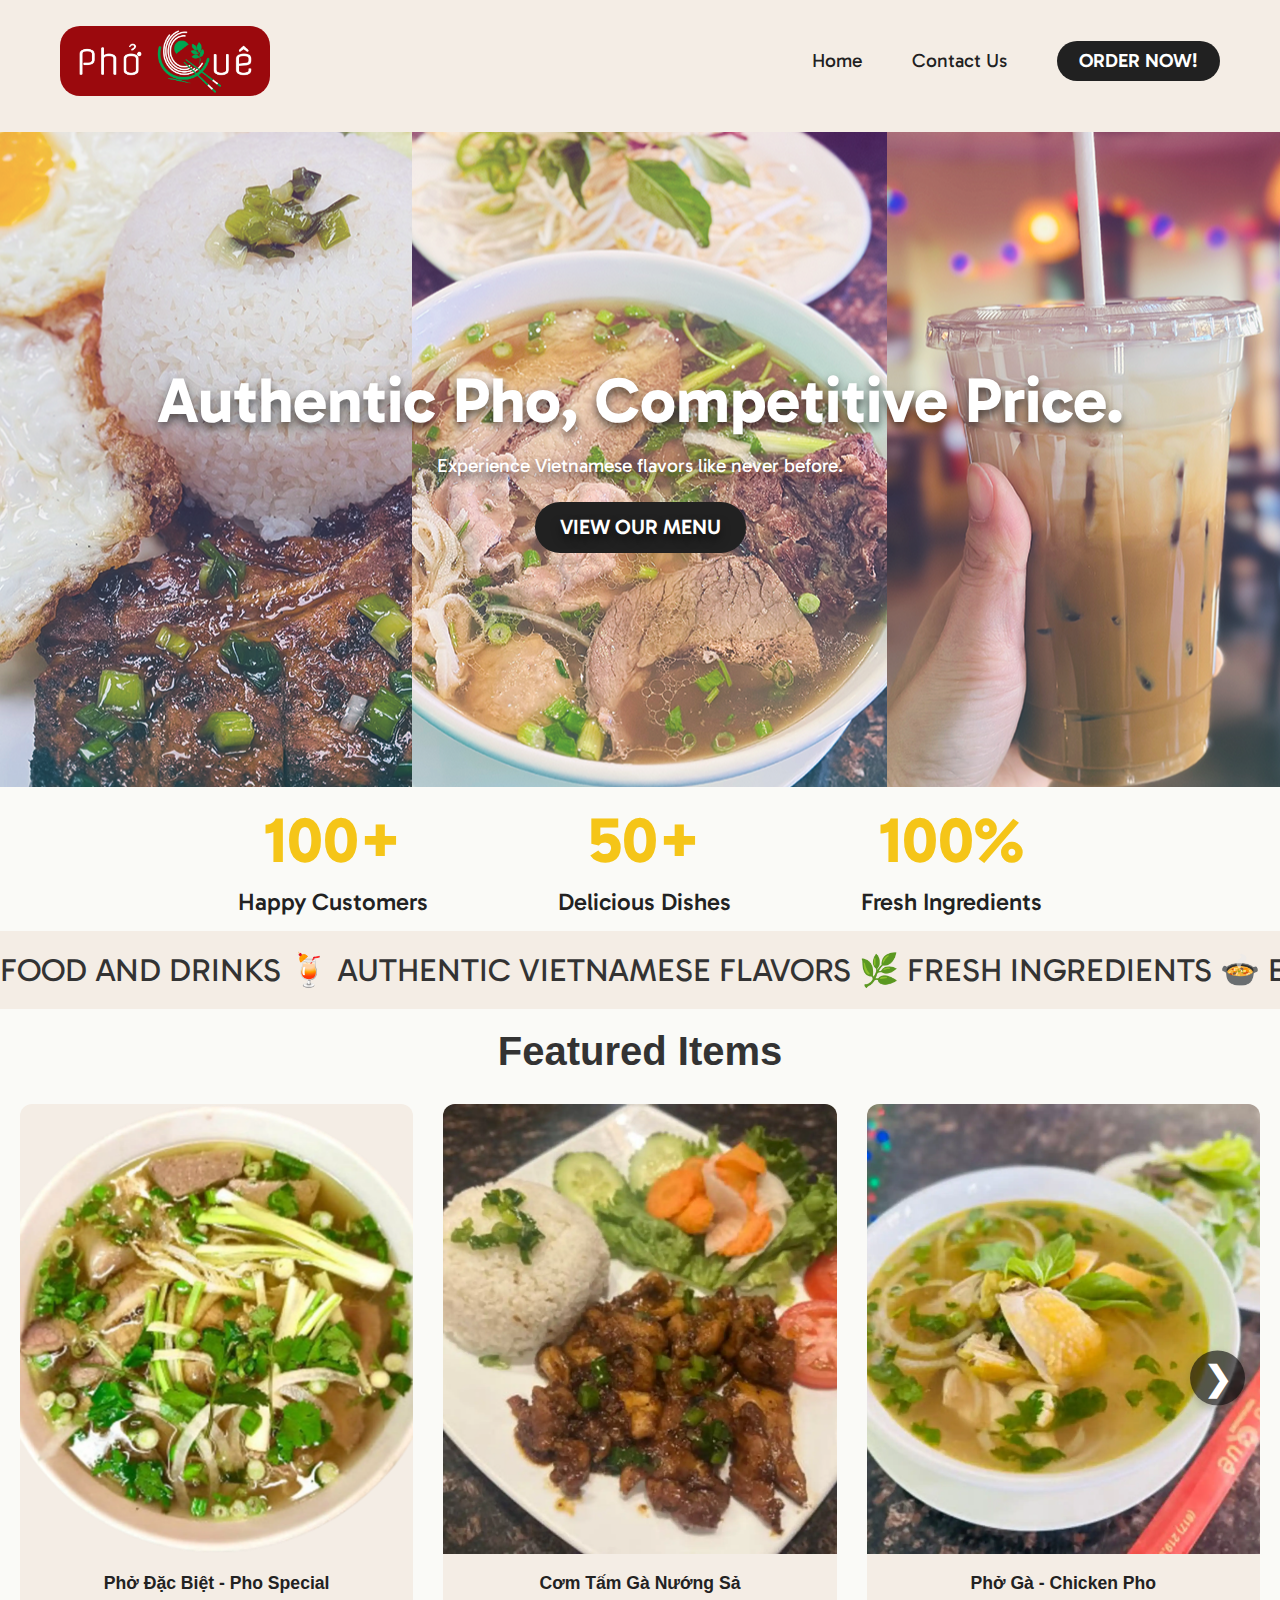
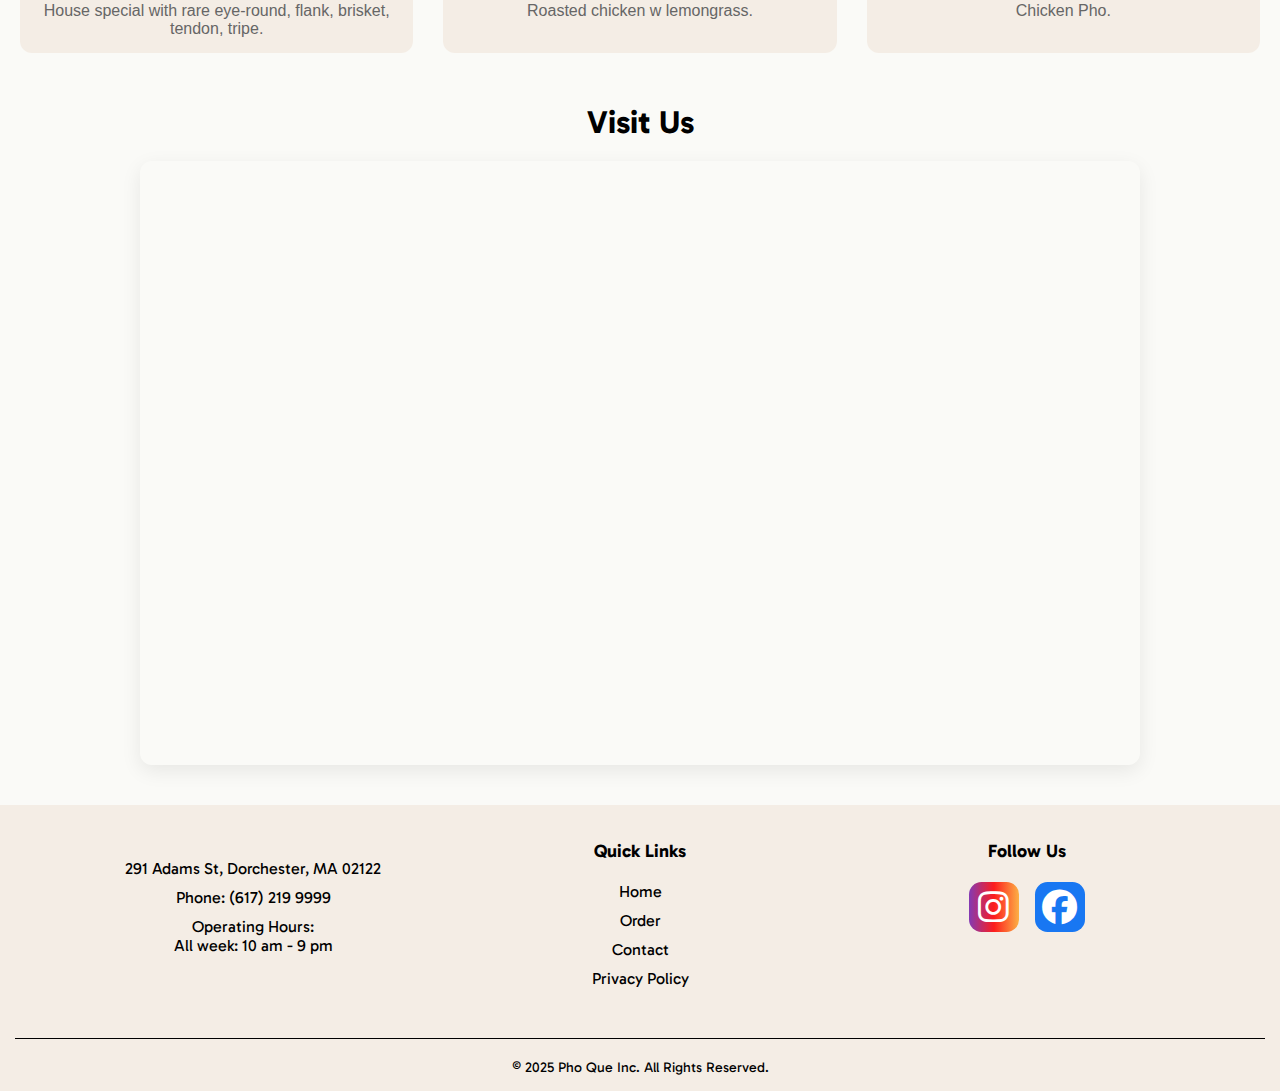
<file: index.html>
<!DOCTYPE html>
<html lang="en">
<head>
    <meta charset="UTF-8">
    <meta name="viewport" content="width=device-width, initial-scale=1.0">
    <title>Pho Que Restaurant</title>
    <link rel="stylesheet" href="style.css">
    <link rel="icon" href="favicon.avif" type="image/x-icon">
</head>

<body>
    <header>
        <div class="container">
          <nav class="navbar">
            <a href="index.html" class="logo">
              <img src="menu-header.png" alt="Pho Que Logo">
            </a>
            <button class="hamburger" id="hamburger">&#9776;</button>
            <ul class="nav-links" id="nav-links">
              <li><a href="index.html" class="nav-link"><span>Home</span></a></li>
              <li><a href="contact.html" class="nav-link"><span>Contact Us</span></a></li>
              <li><a href="order.html" class="order-button">Order NOW!</a></li>
            </ul>
          </nav>
        </div>
      </header>

      <div class="hero">
        <h1>Authentic Pho, Competitive Price.</h1>
        <p>Experience Vietnamese flavors like never before.</p>
        <a href="order.html" class="button">View Our Menu</a>
      </div>
      
    
    <section class="stats-section">
        <div class="stats-container">
          <div class="stat">
            <h2>100+</h2>
            <p>Happy Customers</p>
          </div>
          <div class="stat">
            <h2>50+</h2>
            <p>Delicious Dishes</p>
          </div>
          <div class="stat">
            <h2>100%</h2>
            <p>Fresh Ingredients</p>
          </div>
        </div>
      </section>
      

    <section class="scroll-section">
        <div class="ticker-container">
          <div class="ticker-track" id="ticker-track">
            <span class="ticker-text">Food and Drinks 🍹 Authentic Vietnamese Flavors 🌿 Fresh Ingredients 🍲 Explore Our Diversive Menu 🎉 Hosting Events and Parties 🍜</span>
            <span class="ticker-text">Food and Drinks 🍹 Authentic Vietnamese Flavors 🌿 Fresh Ingredients 🍲 Explore Our Diversive Menu 🎉 Hosting Events and Parties 🍜</span>
            <span class="ticker-text">Food and Drinks 🍹 Authentic Vietnamese Flavors 🌿 Fresh Ingredients 🍲 Explore Our Diversive Menu 🎉 Hosting Events and Parties 🍜</span>
          </div>
        </div>
      </section>
      

      <section class="fan-favourites">
        <h2>Featured Items</h2>
      
        <div class="carousel-wrapper">
          <button class="carousel-btn left" onclick="scrollCarousel(-1)">&#10094;</button>
      
          <div class="carousel" id="favourites-carousel">
            <div class="favourite-card">
              <img src="pho-dac-biet.webp" alt="Pho Dac Biet">
              <div class="card-info">
                <h3>Phở Đặc Biệt - Pho Special</h3>
                <p>House special with rare eye-round, flank, brisket, tendon, tripe.</p>
              </div>
            </div>

            <div class="favourite-card">
              <img src="com-tam-ga-nuong-sa.webp" alt="Com Tam Ga Nuong Sa">
              <div class="card-info">
                <h3>Cơm Tấm Gà Nướng Sả</h3>
                <p>Roasted chicken w lemongrass.</p>
              </div>
            </div>
      
            <div class="favourite-card">
              <img src="pho-ga.webp" alt="Pho Ga">
              <div class="card-info">
                <h3>Phở Gà - Chicken Pho</h3>
                <p>Chicken Pho.</p>
              </div>
            </div>
      
            <div class="favourite-card">
              <img src="springroll.webp" alt="Goi Cuon">
              <div class="card-info">
                <h3>Gỏi Cuốn - Spring Roll</h3>
                <p>Spring roll with pork, shrimp, lettuce, basil, and vermicelli.</p>
              </div>
            </div>
      
            <div class="favourite-card">
              <img src="mi-hoanh-thanh.webp" alt="Mi Hoanh Thanh">
              <div class="card-info">
                <h3>Mì Hoành Thánh</h3>
                <p>Yellow noodle wonton soup.</p>
              </div>
            </div>

            <div class="favourite-card">
              <img src="tra-sua-truyen-thong.webp" alt="Tra Sua Truyen Thong">
              <div class="card-info">
                <h3>Trà Sữa Truyền Thống</h3>
                <p>Traditional milk tea.</p>
              </div>
            </div>

            <div class="favourite-card">
              <img src="matcha-latte.webp" alt="Matcha Latte">
              <div class="card-info">
                <h3>Matcha Latte</h3>
                <p>Matcha Latte w strawberries or mango flavor.</p>
              </div>
            </div>

            <div class="favourite-card">
              <img src="panna-cotta.webp" alt="Panna Cotta">
              <div class="card-info">
                <h3>Panna Cotta</h3>
                <p>Panna Cotta w mango, kiwi, strawberries, passion fruit flavor.</p>
              </div>
            </div>

          </div>
      
          <button class="carousel-btn right" onclick="scrollCarousel(1)">&#10095;</button>
        </div>
      </section>
      


    <!-- VISIT SECTION -->
    <section class="visit-full-white">
      <div class="visit-inner">
        <h2>Visit Us</h2>
        <div class="map-container">
          <iframe src="https://www.google.com/maps/embed?pb=!1m18!1m12!1m3!1d23598.501697838048!2d-71.08106678654076!3d42.32519325652812!2m3!1f0!2f0!3f0!3m2!1i1024!2i768!4f13.1!3m3!1m2!1s0x89e37b505bbd252d%3A0xd02cf8676e6703f8!2sPho%20Que%20Restaurant!5e0!3m2!1sen!2sus!4v1744472662479!5m2!1sen!2sus" width=100% height="600" style="border:0;" allowfullscreen="" loading="lazy" referrerpolicy="no-referrer-when-downgrade"></iframe>
        </div>
      </div>
    </section>


    <footer>
        <div class="footer-container">
            <div class="footer-column">
                <p><br>291 Adams St, Dorchester, MA 02122</p>
                <p>Phone: (617) 219 9999</p>
                <p>Operating Hours:<br>
                All week: 10 am - 9 pm</p>
            </div>
            
            <div class="footer-column">
                <h3>Quick Links</h3>
                <a href="index.html">Home</a>
                <a href="order.html">Order</a>
                <a href="contact.html">Contact</a>
                <a href="policies.html">Privacy Policy</a>
            </div>
            
            <div class="footer-column">
                <h3>Follow Us</h3>
                <div class="social-icons">
                  <a href="https://www.instagram.com/phoquerestaurant/" target="_blank" class="social-icon" aria-label="Instagram" style="background: #833ab4; background: linear-gradient(to right,#833ab4,#fd1d1d,#fcb045);">
                    <i class="fab fa-instagram"></i>
                  </a>
                  <a href="https://www.facebook.com/profile.php?id=61564968821076" target="_blank" class="social-icon" aria-label="Facebook">
                    <i class="fab fa-facebook"></i>
                  </a>
                </div>
              </div>
              
        </div>
        
        <div class="copyright">
            &copy; 2025 Pho Que Inc. All Rights Reserved.
        </div>
    </footer>

<script>
    const hamburger = document.getElementById('hamburger');
    const navLinks = document.getElementById('nav-links');
  
    hamburger.addEventListener('click', () => {
      navLinks.classList.toggle('show');
    });
</script>
      
<script>
  const tickerTrack = document.getElementById('ticker-track');
  const baseSpeed = 20;
  const speed = Math.max(50);
  tickerTrack.style.animationDuration = `${speed}s`;

  window.addEventListener('resize', updateTickerSpeed);
  window.addEventListener('load', updateTickerSpeed);
</script>

<script>
  document.addEventListener("DOMContentLoaded", () => {
    const carousel = document.getElementById("favourites-carousel");
    const leftBtn = document.querySelector(".carousel-btn.left");
    const rightBtn = document.querySelector(".carousel-btn.right");
    const card = carousel.querySelector(".favourite-card");
    const gap = 30; // Match your CSS gap
    const cardWidth = card.offsetWidth + gap;
    let isAutoScrolling = false;

    // Function to update arrow visibility
    function updateArrowVisibility() {
      const scrollLeft = carousel.scrollLeft;
      const maxScrollLeft = carousel.scrollWidth - carousel.clientWidth;

      // Hide left arrow at the beginning
      leftBtn.style.display = scrollLeft <= 0 ? "none" : "flex";

      // Hide right arrow at the end
      rightBtn.style.display = scrollLeft >= maxScrollLeft - 1 ? "none" : "flex";
    }

    // Initial visibility check
    updateArrowVisibility();

    window.scrollCarousel = function (direction) {
      if (isAutoScrolling) return;
      isAutoScrolling = true;

      carousel.scrollBy({
        left: direction * cardWidth,
        behavior: "smooth"
      });

      setTimeout(() => {
        isAutoScrolling = false;
        updateArrowVisibility(); // Check after scrolling finishes
      }, 500); // Match scroll animation duration
    };

    // Also update on manual scroll (swipe or drag)
    carousel.addEventListener("scroll", () => {
      updateArrowVisibility();
    });

    // Handle window resize (in case card size changes)
    window.addEventListener("resize", () => {
      updateArrowVisibility();
    });
  });
</script>


      
</body>
</html>
</file>
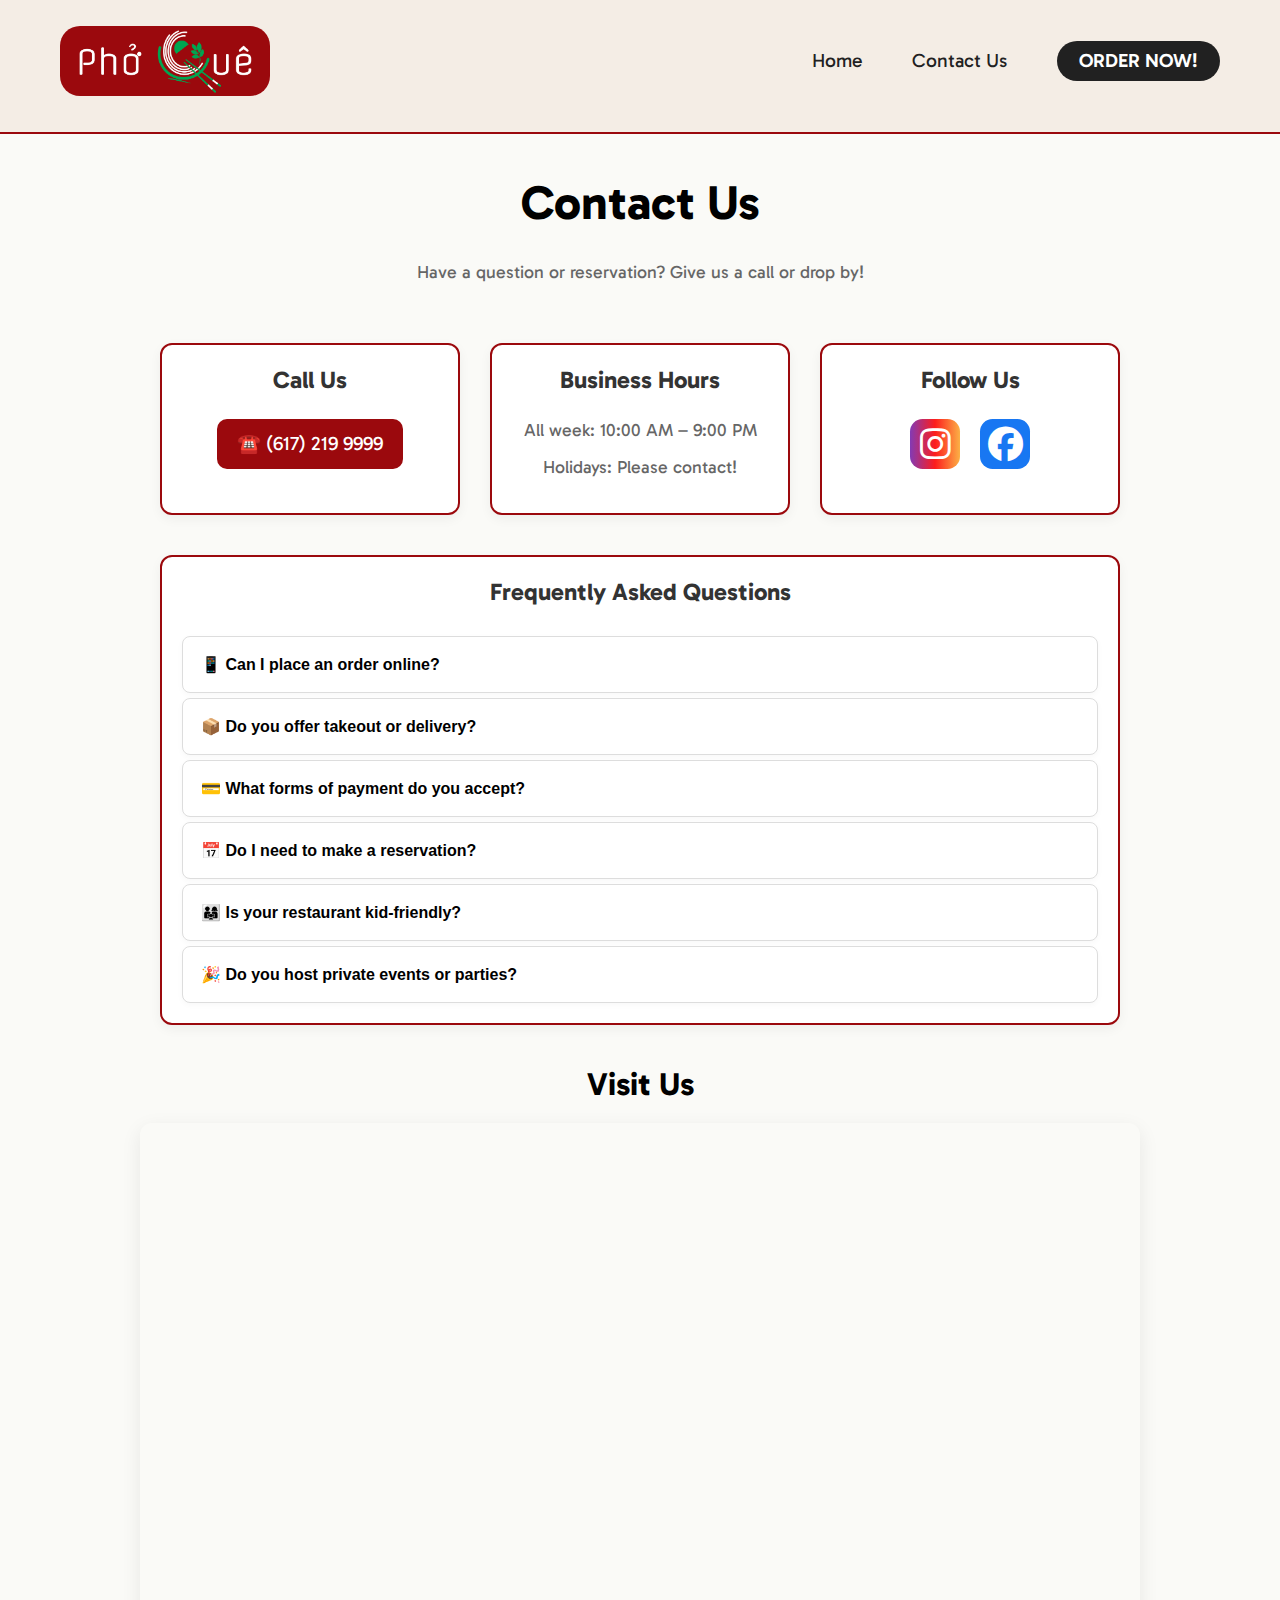
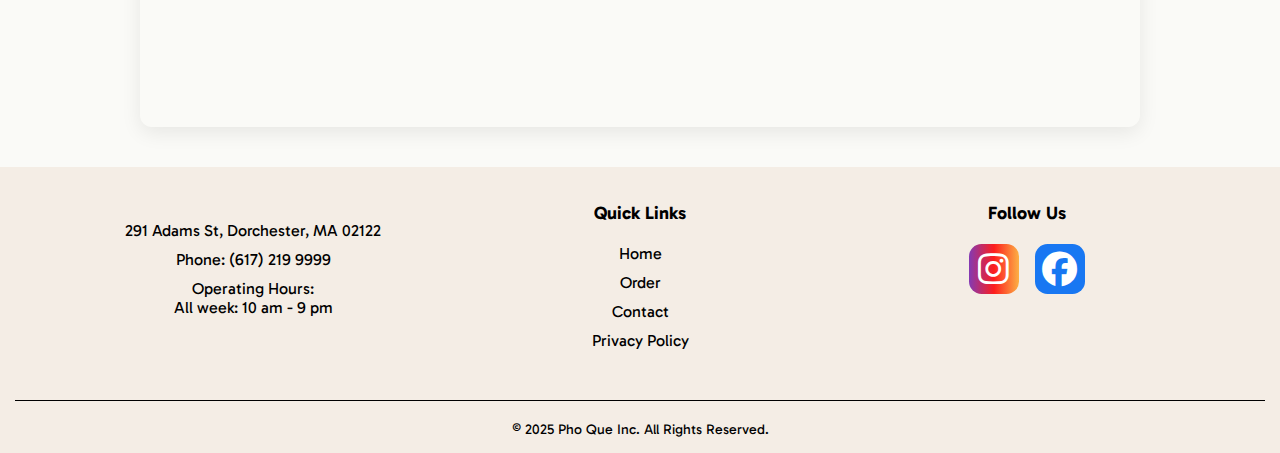
<file: contact.html>
<!DOCTYPE html>
<html lang="en">
<head>
    <meta charset="UTF-8">
    <meta name="viewport" content="width=device-width, initial-scale=1.0">
    <title>Pho Que Restaurant</title>
    <link rel="stylesheet" href="style.css">
    <link rel="icon" href="favicon.avif" type="image/x-icon">
</head>

<body>
    <header>
        <div class="container">
          <nav class="navbar">
            <a href="index.html" class="logo">
              <img src="menu-header.png" alt="Pho Que Logo">
            </a>
            <button class="hamburger" id="hamburger">&#9776;</button>
            <ul class="nav-links" id="nav-links">
              <li><a href="index.html" class="nav-link"><span>Home</span></a></li>
              <li><a href="contact.html" class="nav-link"><span>Contact Us</span></a></li>
              <li><a href="order.html" class="order-button">Order NOW!</a></li>
            </ul>
          </nav>
        </div>
      </header>


      <section class="contact-page" style="border-top: 2px solid #9b090d;">
        <div class="contact-container">
          <h2>Contact Us</h2>
          <p>Have a question or reservation? Give us a call or drop by!</p>
      
          <div class="contact-inline">
            <div class="info-block">
              <h3>Call Us</h3>
              <a href="tel:+16172199999" class="contact-button">☎️ (617) 219 9999</a>
            </div>
      
            <div class="info-block">
              <h3>Business Hours</h3>
              <ul class="business-hours">
                <p>All week: 10:00 AM – 9:00 PM</p>
                <p>Holidays: Please contact!</p>
              </ul>
            </div>
      
            <div class="info-block">
              <h3>Follow Us</h3>
              <div class="social-links">
                <a href="https://www.instagram.com/phoquerestaurant/" target="_blank" class="social-icon" style="font-size: 35px; line-height: 45px; background: #833ab4; background: linear-gradient(to right,#833ab4,#fd1d1d,#fcb045);">
                  <i class="fab fa-instagram"></i>
                </a>
                <a href="https://www.facebook.com/profile.php?id=61564968821076" target="_blank" class="social-icon" style="font-size: 35px; line-height: 45px; background-color: #1877F2;">
                  <i class="fab fa-facebook"></i>
                </a>
              </div>
            </div>

    </section>
      <section class="contact-page" style="padding: 0px 40px;">
      <div class="contact-inline">
          <div class="faq-block">
            <h3>Frequently Asked Questions</h3>
            <div class="faq-item">
              <button class="faq-question">📱 Can I place an order online?</button>
              <div class="faq-answer">Yes! You can order directly through our <a href="order.html">Order Page</a> for pickup or delivery.</div>
            </div>
            <div class="faq-item">
              <button class="faq-question">📦 Do you offer takeout or delivery?</button>
              <div class="faq-answer">Absolutely. We offer both takeout and delivery through our delivery apps. Visit our <a href="order.html">Order Page</a>.</div>
            </div>
            <div class="faq-item">
              <button class="faq-question">💳 What forms of payment do you accept?</button>
              <div class="faq-answer">We accept cash, credit/debit cards, and mobile payments like Apple Pay and Google Pay.</div>
            </div>
            <div class="faq-item">
              <button class="faq-question">📅 Do I need to make a reservation?</button>
              <div class="faq-answer">Reservations are not required, but you can contact us via <a href="tel:+16172199999">(617) 219 9999</a>.</div>
            </div>
            <div class="faq-item">
              <button class="faq-question">👨‍👩‍👧 Is your restaurant kid-friendly?</button>
              <div class="faq-answer">Absolutely! We have a cozy family atmosphere and a kid-friendly menu.</div>
            </div>
            <div class="faq-item">
              <button class="faq-question">🎉 Do you host private events or parties?</button>
              <div class="faq-answer">Yes! <a href="tel:+16172199999">Call us</a> directly to book a party or group dinner.</div>
            </div>
      </div>
    </section>

    <section class="visit-full-white">
      <div class="visit-inner">
        <h2>Visit Us</h2>
        <div class="map-container">
          <iframe src="https://www.google.com/maps/embed?pb=!1m18!1m12!1m3!1d23598.501697838048!2d-71.08106678654076!3d42.32519325652812!2m3!1f0!2f0!3f0!3m2!1i1024!2i768!4f13.1!3m3!1m2!1s0x89e37b505bbd252d%3A0xd02cf8676e6703f8!2sPho%20Que%20Restaurant!5e0!3m2!1sen!2sus!4v1744472662479!5m2!1sen!2sus" width=100% height="600" style="border:0;" allowfullscreen="" loading="lazy" referrerpolicy="no-referrer-when-downgrade"></iframe>
        </div>
      </div>
    </section>

      <script>
        document.querySelectorAll('.faq-question').forEach(button => {
          button.addEventListener('click', () => {
            const item = button.parentElement;
            item.classList.toggle('active');
          });
        });
      </script>

    <script>
        const hamburger = document.getElementById('hamburger');
        const navLinks = document.getElementById('nav-links');
      
        hamburger.addEventListener('click', () => {
          navLinks.classList.toggle('show');
        });
    </script>

<footer>
  <div class="footer-container">
      <div class="footer-column">
          <p><br>291 Adams St, Dorchester, MA 02122</p>
          <p>Phone: (617) 219 9999</p>
          <p>Operating Hours:<br>
          All week: 10 am - 9 pm</p>
      </div>
      
      <div class="footer-column">
          <h3>Quick Links</h3>
          <a href="index.html">Home</a>
          <a href="order.html">Order</a>
          <a href="contact.html">Contact</a>
          <a href="policies.html">Privacy Policy</a>
      </div>
      
      <div class="footer-column">
          <h3>Follow Us</h3>
          <div class="social-icons">
            <a href="https://www.instagram.com/phoquerestaurant/" target="_blank" class="social-icon" aria-label="Instagram" style="background: #833ab4; background: linear-gradient(to right,#833ab4,#fd1d1d,#fcb045);">
              <i class="fab fa-instagram"></i>
            </a>
            <a href="https://www.facebook.com/profile.php?id=61564968821076" target="_blank" class="social-icon" aria-label="Facebook">
              <i class="fab fa-facebook"></i>
            </a>
          </div>
        </div>
        
  </div>
  
  <div class="copyright">
      &copy; 2025 Pho Que Inc. All Rights Reserved.
  </div>
</footer>
</body>
</html>
</file>
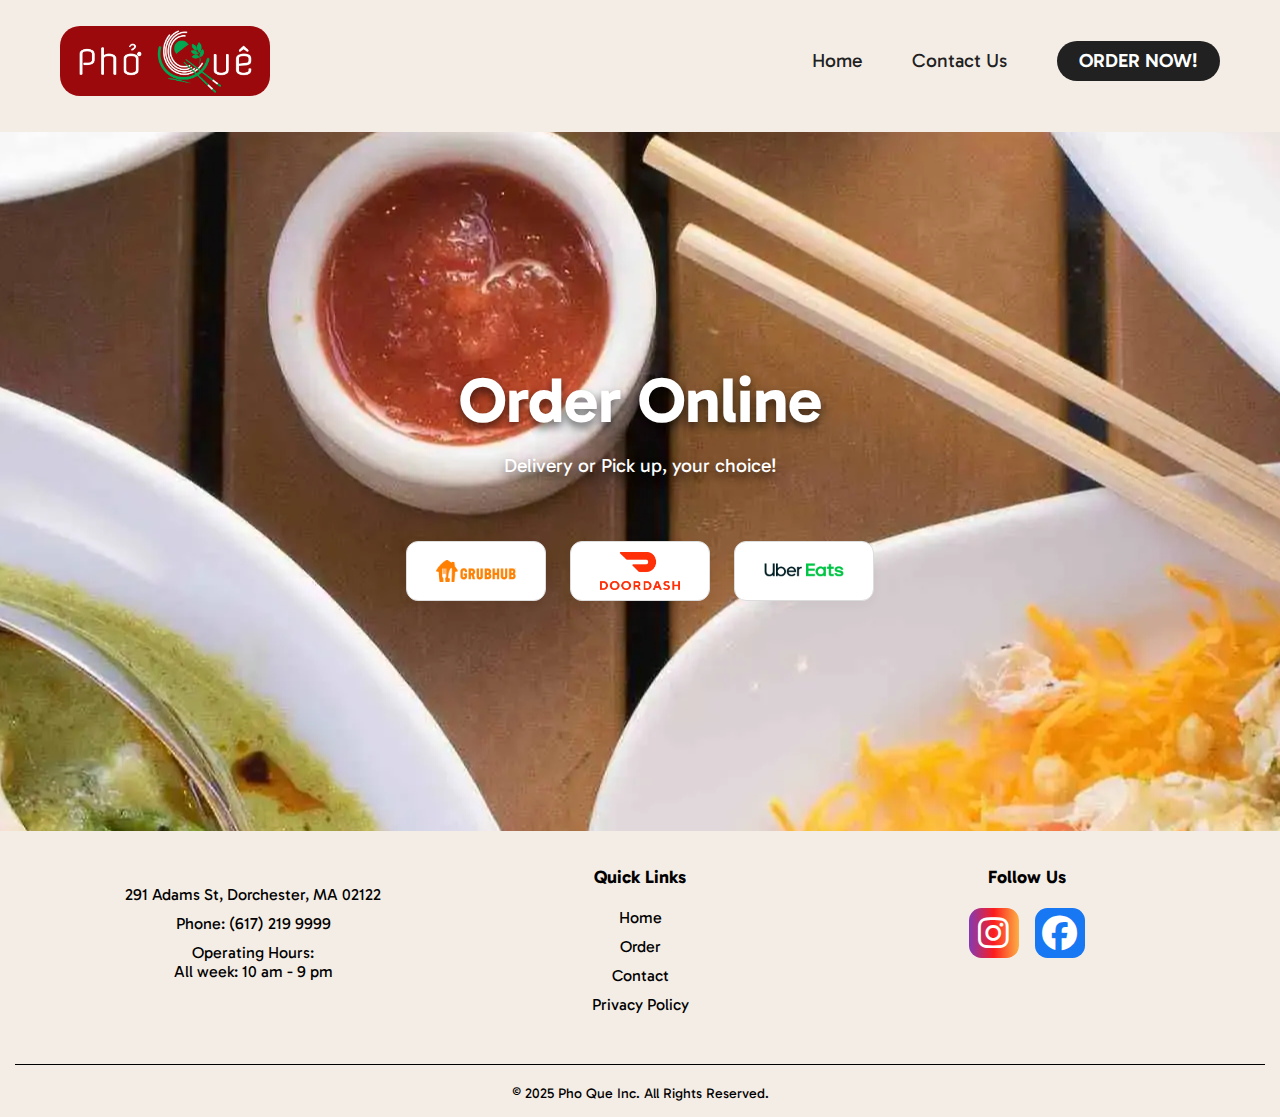
<file: order.html>
<!DOCTYPE html>
<html lang="en">
<head>
    <meta charset="UTF-8">
    <meta name="viewport" content="width=device-width, initial-scale=1.0">
    <title>Pho Que Restaurant</title>
    <link rel="stylesheet" href="style.css">
    <link rel="icon" href="favicon.avif" type="image/x-icon">
</head>

<body>
    <header>
        <div class="container">
          <nav class="navbar">
            <a href="index.html" class="logo">
              <img src="menu-header.png" alt="Pho Que Logo">
            </a>
            <button class="hamburger" id="hamburger">&#9776;</button>
            <ul class="nav-links" id="nav-links">
              <li><a href="index.html" class="nav-link"><span>Home</span></a></li>
              <li><a href="contact.html" class="nav-link"><span>Contact Us</span></a></li>
              <li><a href="order.html" class="order-button">Order NOW!</a></li>
            </ul>
          </nav>
        </div>
      </header>
    
      <div class="order-page">
        <h1>Order Online</h1>
        <p>Delivery or Pick up, your choice!</p><br>
        <div class="delivery-buttons">
          <a href="https://www.grubhub.com/restaurant/pho-que-restaurant-291-adams-st-dorchester/11009112" target="_blank" class="delivery-button">
            <img src="grubhub-logo.png" alt="Grubhub">
          </a>
          <a href="https://www.doordash.com/store/pho-que-inc-dorchester-33551388/" target="_blank" class="delivery-button">
            <img src="doordash-logo.png" alt="DoorDash">
          </a>
          <a href="https://www.ubereats.com/store/pho-que-restaurant/A8JpWeSuTqORbmHxnTN6vg" target="_blank" class="delivery-button">
            <img src="ubereats-logo.png" alt="Uber Eats">
          </a>
        </div>
    </div>

    

    <script>
        const hamburger = document.getElementById('hamburger');
        const navLinks = document.getElementById('nav-links');
      
        hamburger.addEventListener('click', () => {
          navLinks.classList.toggle('show');
        });
    </script>

<footer>
  <div class="footer-container">
      <div class="footer-column">
          <p><br>291 Adams St, Dorchester, MA 02122</p>
          <p>Phone: (617) 219 9999</p>
          <p>Operating Hours:<br>
          All week: 10 am - 9 pm</p>
      </div>
      
      <div class="footer-column">
          <h3>Quick Links</h3>
          <a href="index.html">Home</a>
          <a href="order.html">Order</a>
          <a href="contact.html">Contact</a>
          <a href="policies.html">Privacy Policy</a>
      </div>
      
      <div class="footer-column">
          <h3>Follow Us</h3>
          <div class="social-icons">
            <a href="https://www.instagram.com/phoquerestaurant/" target="_blank" class="social-icon" aria-label="Instagram" style="background: #833ab4; background: linear-gradient(to right,#833ab4,#fd1d1d,#fcb045);">
              <i class="fab fa-instagram"></i>
            </a>
            <a href="https://www.facebook.com/profile.php?id=61564968821076" target="_blank" class="social-icon" aria-label="Facebook">
              <i class="fab fa-facebook"></i>
            </a>
          </div>
        </div>
        
  </div>
  
  <div class="copyright">
      &copy; 2025 Pho Que Inc. All Rights Reserved.
  </div>
</footer>

</body>
</html>
</file>
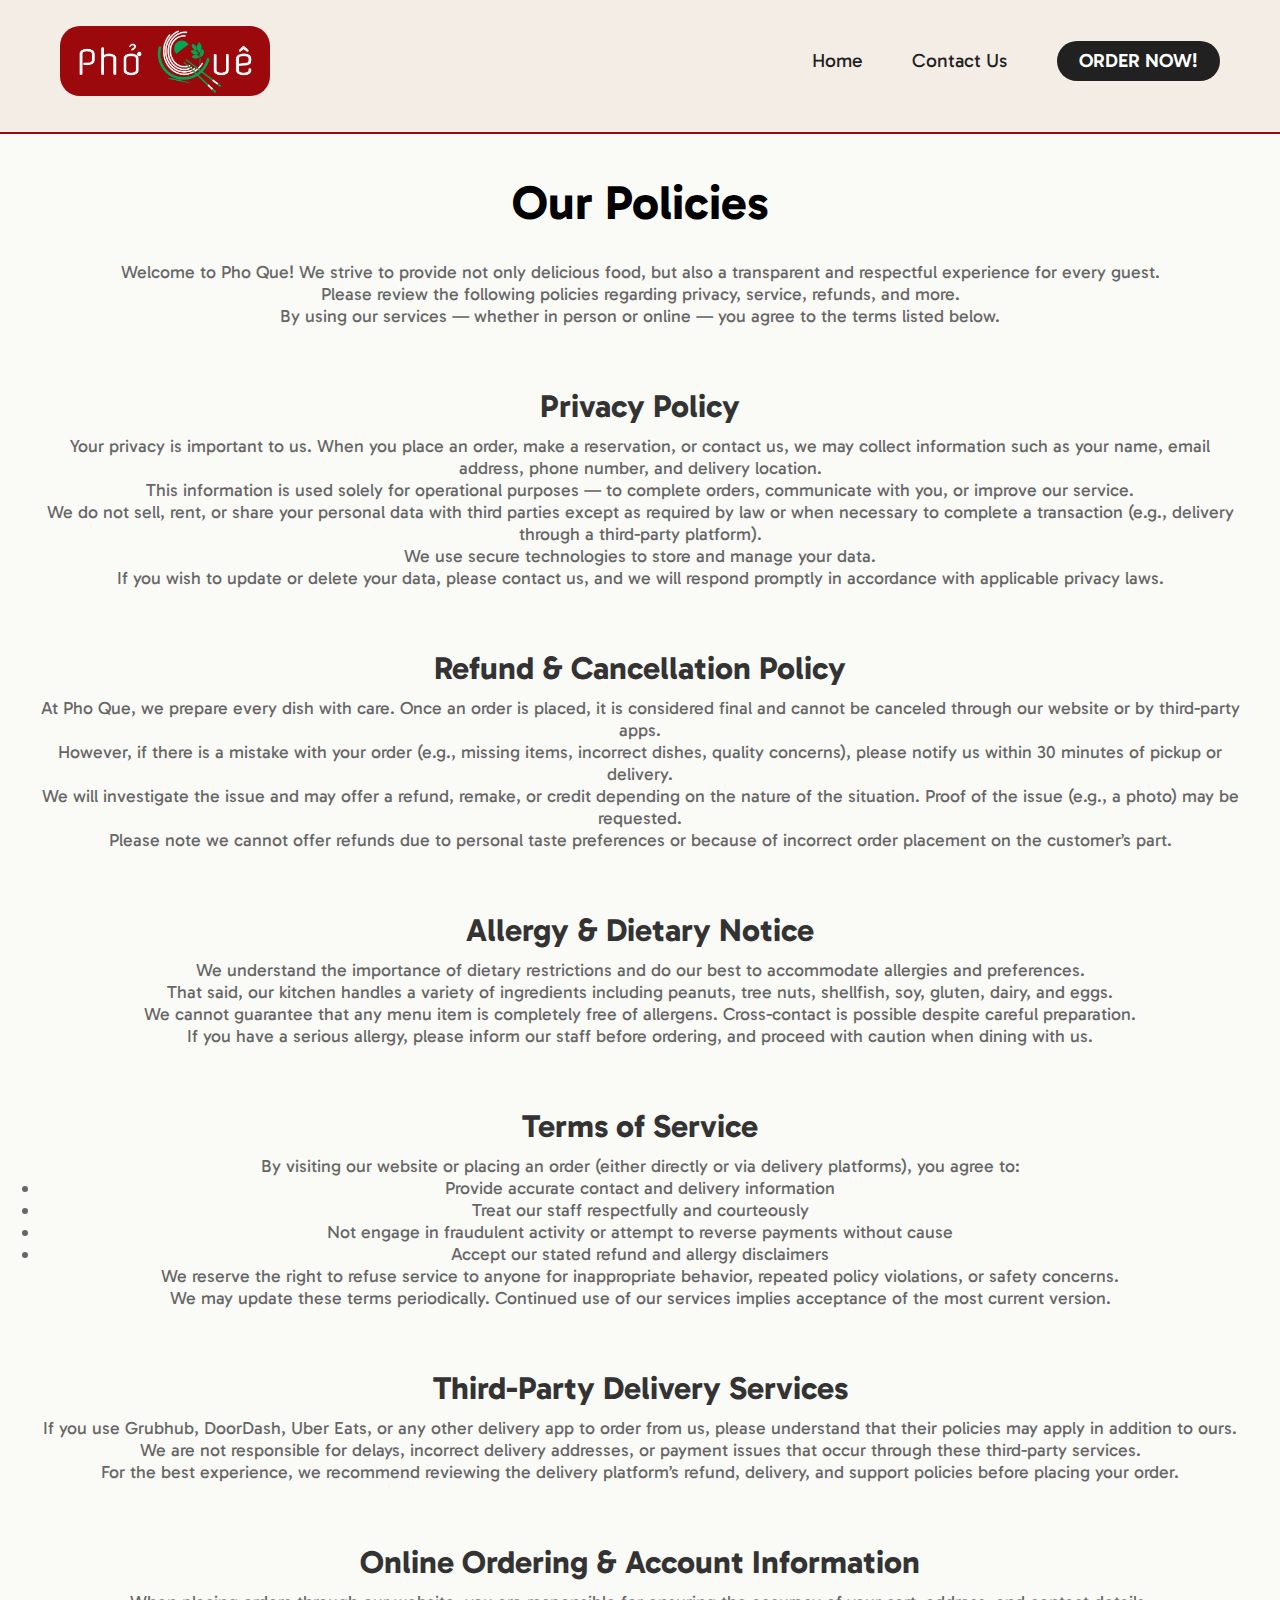
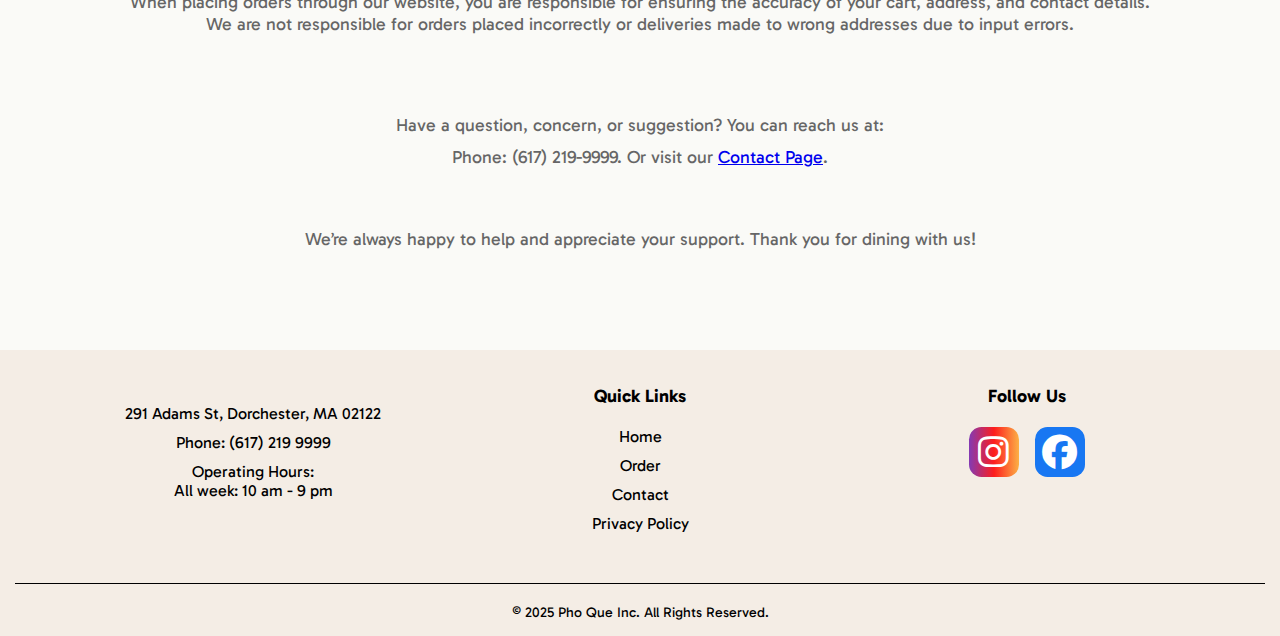
<file: policies.html>
<!DOCTYPE html>
<html lang="en">
<head>
    <meta charset="UTF-8">
    <meta name="viewport" content="width=device-width, initial-scale=1.0">
    <title>Pho Que Restaurant</title>
    <link rel="stylesheet" href="style.css">
    <link rel="icon" href="favicon.avif" type="image/x-icon">
</head>

<body>
    <header>
        <div class="container">
          <nav class="navbar">
            <a href="index.html" class="logo">
              <img src="menu-header.png" alt="Pho Que Logo">
            </a>
            <button class="hamburger" id="hamburger">&#9776;</button>
            <ul class="nav-links" id="nav-links">
              <li><a href="index.html" class="nav-link"><span>Home</span></a></li>
              <li><a href="contact.html" class="nav-link"><span>Contact Us</span></a></li>
              <li><a href="order.html" class="order-button">Order NOW!</a></li>
            </ul>
          </nav>
        </div>
      </header>

    <section class="contact-page" style="border-top: 2px solid #9b090d;">
        <div class="contact-container">
            <h2>Our Policies</h2>
            <p>Welcome to Pho Que! We strive to provide not only delicious food, but also a transparent and respectful experience for every guest. <br>
            Please review the following policies regarding privacy, service, refunds, and more. <br>
            By using our services — whether in person or online — you agree to the terms listed below.</p>

            <h1>Privacy Policy</h1>
            <p>Your privacy is important to us. When you place an order, make a reservation, or contact us, we may collect information such as your name, email address, phone number, and delivery location. <br>
            This information is used solely for operational purposes — to complete orders, communicate with you, or improve our service. <br>
            We do not sell, rent, or share your personal data with third parties except as required by law or when necessary to complete a transaction (e.g., delivery through a third-party platform). <br>
            We use secure technologies to store and manage your data. <br>
            If you wish to update or delete your data, please contact us, and we will respond promptly in accordance with applicable privacy laws.</p>

            <h1>Refund & Cancellation Policy</h1>
            <p>At Pho Que, we prepare every dish with care. Once an order is placed, it is considered final and cannot be canceled through our website or by third-party apps.<br>
            However, if there is a mistake with your order (e.g., missing items, incorrect dishes, quality concerns), please notify us within 30 minutes of pickup or delivery. <br>
            We will investigate the issue and may offer a refund, remake, or credit depending on the nature of the situation. Proof of the issue (e.g., a photo) may be requested. <br>    
            Please note we cannot offer refunds due to personal taste preferences or because of incorrect order placement on the customer’s part.</p>

            <h1>Allergy & Dietary Notice</h1>
            <p>We understand the importance of dietary restrictions and do our best to accommodate allergies and preferences. <br>
            That said, our kitchen handles a variety of ingredients including peanuts, tree nuts, shellfish, soy, gluten, dairy, and eggs.<br>
            We cannot guarantee that any menu item is completely free of allergens. Cross-contact is possible despite careful preparation. <br>
            If you have a serious allergy, please inform our staff before ordering, and proceed with caution when dining with us.</p>

            <h1>Terms of Service</h1>
            <p style="margin-bottom: 0;">By visiting our website or placing an order (either directly or via delivery platforms), you agree to:</p>
            <li>Provide accurate contact and delivery information</li>
            <li>Treat our staff respectfully and courteously</li>
            <li>Not engage in fraudulent activity or attempt to reverse payments without cause</li>
            <li>Accept our stated refund and allergy disclaimers</li>
            <p>We reserve the right to refuse service to anyone for inappropriate behavior, repeated policy violations, or safety concerns.<br>
            We may update these terms periodically. Continued use of our services implies acceptance of the most current version.</p>

            <h1>Third-Party Delivery Services</h1>
            <p>If you use Grubhub, DoorDash, Uber Eats, or any other delivery app to order from us, please understand that their policies may apply in addition to ours. <br>
            We are not responsible for delays, incorrect delivery addresses, or payment issues that occur through these third-party services.<br>
            For the best experience, we recommend reviewing the delivery platform’s refund, delivery, and support policies before placing your order.</p>

            <h1>Online Ordering & Account Information</h1>
            <p>When placing orders through our website, you are responsible for ensuring the accuracy of your cart, address, and contact details. <br>
            We are not responsible for orders placed incorrectly or deliveries made to wrong addresses due to input errors.</p><br>

            <p style="margin-bottom: 10px;">Have a question, concern, or suggestion? You can reach us at:</p>
            <p>Phone: (617) 219-9999. Or visit our <a href="contact.html">Contact Page</a>.</p>
            <p>We’re always happy to help and appreciate your support. Thank you for dining with us!</p>
      
          
        </div>
    </section>

    <script>
        const hamburger = document.getElementById('hamburger');
        const navLinks = document.getElementById('nav-links');
      
        hamburger.addEventListener('click', () => {
          navLinks.classList.toggle('show');
        });
    </script>

<footer>
  <div class="footer-container">
      <div class="footer-column">
          <p><br>291 Adams St, Dorchester, MA 02122</p>
          <p>Phone: (617) 219 9999</p>
          <p>Operating Hours:<br>
          All week: 10 am - 9 pm</p>
      </div>
      
      <div class="footer-column">
          <h3>Quick Links</h3>
          <a href="index.html">Home</a>
          <a href="order.html">Order</a>
          <a href="contact.html">Contact</a>
          <a href="policies.html">Privacy Policy</a>
      </div>
      
      <div class="footer-column">
          <h3>Follow Us</h3>
          <div class="social-icons">
            <a href="https://www.instagram.com/phoquerestaurant/" target="_blank" class="social-icon" aria-label="Instagram" style="background: #833ab4; background: linear-gradient(to right,#833ab4,#fd1d1d,#fcb045);">
              <i class="fab fa-instagram"></i>
            </a>
            <a href="https://www.facebook.com/profile.php?id=61564968821076" target="_blank" class="social-icon" aria-label="Facebook">
              <i class="fab fa-facebook"></i>
            </a>
          </div>
        </div>
        
  </div>
  
  <div class="copyright">
      &copy; 2025 Pho Que Inc. All Rights Reserved.
  </div>
</footer>
</body>
</html>
</file>
<file: style.css>
@import url('https://fonts.googleapis.com/css2?family=Gabarito&display=swap');
@import url("https://cdnjs.cloudflare.com/ajax/libs/font-awesome/6.5.0/css/all.min.css");

* {
    box-sizing: border-box;
    margin: 0;
    padding: 0;
}

body {
    font-family: 'Gabarito', sans-serif;
    background-color: #F4EDE5;
    color: #212121;
    overflow-x: hidden;
}

header {
    background-color: #F4EDE5;
    padding: 10px 40px;
}

@media (max-width: 768px) {
  header{
    padding: 0px;
  }
}

.hero {
    background-color: #F4EDE5;
    text-align: center;
    background-image: url('cover-image.png');
    background-position: center;
    padding: 230px 20px;
    color: white;
    text-shadow: 0 5px 10px rgba(0, 0, 0, 0.6);
}

.hero h1 {
    font-size: 4rem;
    font-weight: 700;
    margin-bottom: 15px;
}

.hero p {
    font-size: 1.2rem;
    margin-bottom: 25px;
    color: white;
}


@media (max-width: 768px) {
  .hero {
    padding: 110px 20px;
  }

  .hero h1 {
    margin-top: 20px;
    font-size: 2.5rem;
    font-weight: 700;
    margin-bottom: 20px;
  }

  .hero p {
    font-size: 1rem;
    margin-bottom: 30px;
  }
}


.section {
    padding: 60px 20px;
    max-width: 1000px;
    margin: auto;
    text-align: center;
}

.section h2 {
    font-size: 2rem;
    margin-bottom: 20px;
    color: #9b090d;
}

.item {
    background-color: #FFF;
    padding: 20px;
    border-radius: 10px;
    box-shadow: 0 4px 8px rgba(0,0,0,0.05);
    width: 280px;
}

footer {
    background-color: #F4EDE5;
    text-align: center;
    padding: 15px;
    color: #666;
}

.order-button {
  text-decoration: none;
  background-color: #212121;
  color: white;
  padding: 10px 22px;
  border-radius: 25px;
  font-weight: 600;
  text-transform: uppercase;
  transition: transform 0.3s ease, background-color 0.3s ease;
  display: inline-block;
  line-height: 1;
  font-size: 1rem;
  text-align: center;
  white-space: nowrap;
}


.button {
  text-decoration: none;
  background-color: #212121;
  color: white;
  padding: 15px 25px;
  border-radius: 25px;
  font-weight: 600;
  text-transform: uppercase;
  transition: transform 0.3s ease, background-color 0.3s ease;
  display: inline-block;
  line-height: 1;
  font-size: 1.3rem;
  text-align: center;
  white-space: nowrap;
  position: relative;
  z-index: 0; 
  overflow: hidden; 
}

.button::before {
  content: '';
  position: absolute;
  top: -50%;
  left: -50%;
  width: 200%;
  height: 200%;
  background: conic-gradient(
    from 0deg,
    #9b090d,
    #ff3e3e,
    #9b090d
  );
  animation: aurora 5s linear infinite;
  z-index: -1;
  filter: blur(25px);
  opacity: 0;
  transition: opacity 0.4s ease;
}

.button:hover::before {
  opacity: 1;
}

.button:hover {
  transform: scale(1.07);
  background-color: #000;
}

@keyframes aurora {
  0% { transform: rotate(0deg); }
  100% { transform: rotate(360deg); }
}


@keyframes wiggle {
  0%, 100% { transform: rotate(0); }
  25% { transform: rotate(2deg); }
  50% { transform: rotate(-2deg); }
  75% { transform: rotate(2deg); }
}

.order-button:hover {
  animation: wiggle 0.3s ease;
  background-color: #9b090d;
  color: white;
}


.container {
    max-width: 1500px;
    margin: 0 auto;
    padding: 0 20px;
}

.logo {
  display: inline-block;
  height: 70px; /* Adjust as needed */
}

.logo img {
  height: 100%;
  width: auto;
  display: block;
  border-radius: 20px;
}

@media (max-width: 768px){
  .logo {
    height: 50px;
  }
}

.footer-container {
    display: flex;
    max-width: 1200px;
    margin: 20px auto;
    padding: 0 20px;
    justify-content: space-between;
    flex-wrap: wrap;
}

.footer-column {
    flex: 1;
    min-width: 250px;
    margin-bottom: 20px;
}

.footer-column h3 {
    font-size: 18px;
    margin-bottom: 20px;
    color: black;
}

.footer-column p, .footer-column a {
    color: black;
    margin-bottom: 10px;
    display: block;
    text-decoration: none;
    transition: color 0.3s;
}

.footer-column a:hover {
    color: #9b090d;
}

.footer-column {
    display: flex;
    flex-direction: column;
    align-items: center; /* centers content horizontally */
    text-align: center;
  }
  
.footer-column {
  display: flex;
  flex-direction: column;
  align-items: center;
  text-align: center;
}

.social-icons {
  display: flex;
  gap: 16px;
  justify-content: center;
}

.social-icon {
  width: 50px;
  height: 50px;
  background-color: #1877F2;
  border-radius: 25%;
  display: inline-block;
  text-align: center;
  line-height: 45px;
  font-size: 35px;
  transition: background-color 0.3s, transform 0.3s;
}

.social-icon i {
  vertical-align: middle;
  line-height: inherit;
  color: white;
}

.social-icon:hover {
  transform: scale(1.1);
}


.copyright {
    text-align: center;
    padding-top: 20px;
    margin-top: 20px;
    border-top: 1px solid black;
    color: black;
    font-size: 14px;
}

@media (max-width: 768px) {
    .footer-column {
        flex: 100%;
        margin-bottom: 30px;
    }
}


.stats-section {
    background-color: #FAFAF7;
    padding: 15px 10px;
    text-align: center;
  }
  
.stats-container {
  display: flex;
  justify-content: center;
  gap: 130px;
  flex-wrap: wrap;
}

.stat h2 {
  font-size: 64px;
  color: #F5C518;
  margin: 0;
  font-weight: 700;
}

.stat p {
  font-size: 24px;
  color: #222;
  margin-top: 8px;
  font-weight: 500;
}
  

@media (max-width: 768px) {
  .stats-section {
    padding: 20px 5px;
  }

  .stats-container {
    gap: 25px;
  }

  .stat p {
    font-size: 12px;
    margin-top: 2px;
  }

  .stat h2 {
    font-size: 35px;
    font-weight: bold;
  }
}
  
.scroll-section {
  padding: 20px 0;
  background-color: #F4EDE5;
  overflow: hidden;
}

.ticker-container {
  width: 100%;
  overflow: hidden;
  white-space: nowrap;
}

.ticker-track {
  display: inline-block;
  white-space: nowrap;
  animation: scroll linear infinite;
}

.ticker-text {
  display: inline-block;
  font-size: 2rem;
  color: #333;
  text-transform: uppercase;
}

@media (max-width: 768px) {
  .scroll-section {
    padding: 10px 0;
  }

  .ticker-text {
    font-size: 1.5rem;
    color: #333;
  }
}
  
  @keyframes scroll {
    0%   { transform: translateX(0); }
    100% { transform: translateX(-50%); }
  }
  

/* Navbar base */
.navbar {
    display: flex;
    justify-content: space-between;
    align-items: center;
    padding: 1rem 0;
    position: relative;
  }
  
  .navbar .logo {
    font-size: 3rem;
    font-weight: bold;
    color: black;
    text-decoration: none;
  }

  /* Nav links */
  
  .nav-links a {
    text-decoration: none;
    font-size: 1.2rem;
  }

  /* Hamburger hidden by default */
  .hamburger {
    display: none;
    font-size: 2rem;
    background: none;
    border: none;
    cursor: pointer;
  }
  
  /* Mobile view */
  @media (max-width: 768px) {
    .hamburger {
      display: block;
      color: black;
    }
  
    .nav-links {
      display: none;
    }
  
    .nav-links.show {
      display: flex;
      flex-direction: column;
      position: absolute;
      top: 60px;
      right: 20px;
      background: #F4EDE5;
      border: 1px solid #ddd;
      padding: 20px;
      box-shadow: 0 4px 12px rgba(0, 0, 0, 0.1);
      z-index: 100;
      border-radius: 12px;
    }
  }
  
nav {
  position: sticky;
  top: 0;
  display: flex;
  justify-content: space-between;
  align-items: center;
  margin-bottom: 10px;
  z-index: 100;
  background-color: #F4EDE5;

}

nav ul {
    list-style: none;
    display: flex;
    gap: 32px;
    align-items: center;
}

nav ul li a {
    text-decoration: none;
    color: #212121;
    transition: color 0.3s ease;
}

nav ul li a:hover {
    color: #9b090d;
}

nav ul {
  list-style: none;
  display: flex;
  gap: 50px; /* increase or decrease this number to control spacing */
}

nav ul li {
  display: flex;
  align-items: center;
}

.nav-link {
  position: relative;
  transition: transform 0.3s ease, color 0.3s ease;
}

.nav-link::after {
  content: '';
  position: absolute;
  bottom: -6px;
  left: 0;
  height: 2px;
  width: 0%;
  background-color: #9b090d;
  transition: width 0.3s ease;
}

.nav-link:hover {
  transform: translateY(-3px);
  color: #9b090d;
}

.nav-link:hover::after {
  width: 100%;
}

.menu-section {
  max-width: 800px;
  margin: 0 auto;
  padding: 30px 20px;
  font-family: 'Segoe UI', sans-serif;
}
.menu-title {
  font-size: 2rem;
  margin-bottom: 20px;
  border-bottom: 3px solid #eee;
  padding-bottom: 10px;
}
.menu-category {
  margin-bottom: 15px;
  border: 1px solid #eee;
  border-radius: 8px;
  overflow: hidden;
  transition: 0.3s ease;
  cursor: pointer;
}
.menu-header {
  background-color: #f8f8f8;
  padding: 15px 20px;
  font-weight: bold;
  font-size: 1.2rem;
}
.menu-items {
  display: none;
  padding: 10px 20px;
}
.menu-category.active .menu-items {
  display: block;
}
.menu-item {
  display: flex;
  align-items: center;
  gap: 35px;
  padding: 15px 0;
  border-bottom: 1px dashed #ddd;
}
.menu-item:last-child {
  border-bottom: none;
}
.menu-item img {
  width: 150px;
  height: 150px;
  object-fit: cover;
  border-radius: 8px;
}
.item-details {
  flex: 1;
}
.item-details strong {
  font-size: 1.2rem;
  display: block;
  margin-bottom: 5px;
}
.item-details p {
  margin: 0;
  font-size: 0.9rem;
  color: #555;
}
.item-details span {
  font-weight: bold;
  color: #333;
  margin-top: 5px;
  display: inline-block;
}

.modern-menu-header {
  width: 100%;
  height: 400px;
  overflow: hidden;
  border-radius: 12px;
  position: relative;
  margin-bottom: 30px;
}

.header-image {
  width: 100%;
  height: 100%;
  position: relative;
}

.header-image img {
  width: 100%;
  height: 100%;
  object-fit: cover;
  object-position: center center;
  display: block;
}

.header-text {
  position: absolute;
  bottom: 20px;
  left: 50%;
  transform: translateX(-50%);
  text-align: center;
  color: #fff;
  background: rgba(0, 0, 0, 0.5);
  padding: 8px 16px;
  border-radius: 10px;
  backdrop-filter: blur(4px);
  max-width: 100%;
}

.header-text h1 {
  font-size: 4rem;
  margin: 0;
  font-weight: 600;
}

.header-text p {
  font-size: 1.2rem;
  margin-top: 5px;
  opacity: 0.9;
  font-family: 'Segoe UI', sans-serif;
}


.fan-favourites {
  background-color: #FAFAF7;
  max-width: auto;
  margin: 0 auto;
  padding: 0 20px;
  text-align: center;
  font-family: 'Segoe UI', sans-serif;
}

.fan-favourites h2 {
  padding-top: 20px;
  font-size: 2.5rem;
  margin-bottom: 20px;
  color: #333;
}

.carousel-wrapper {
  position: relative;
  overflow: hidden;
  display: flex;
}

.carousel {
  display: flex;
  overflow-x: auto;
  scroll-behavior: smooth;
  gap: 30px;
  padding: 10px 0;
  scrollbar-width: none;
  border-radius: 12px;
  scroll-snap-type: x mandatory;
}

.carousel::-webkit-scrollbar {
  display: none;
}

.favourite-card {
  flex: 0 0 calc(33.333% - 20px);
  background-color: #F4EDE5;
  border-radius: 12px;
  overflow: hidden;
  transition: transform 0.2s ease;
  scroll-snap-align: center;
  scroll-snap-stop: always;
}

.favourite-card img {
  width: 100%;
  height: 450px;
  object-fit: cover;
}

.card-info {
  padding: 15px 20px;
}

.card-info h3 {
  margin: 0;
  font-size: 1.1rem;
  color: #222;
}

.card-info p {
  font-size: 1rem;
  color: #666;
  margin-top: 8px;
}

/* Arrow buttons */
.carousel-btn {
  position: absolute;
  top: 50%;
  transform: translateY(-50%);
  width: 55px;
  height: 55px;
  background: rgba(0, 0, 0, 0.6);
  border: none;
  border-radius: 50%;
  color: white;
  font-size: 2.1rem;
  font-weight: bold;
  cursor: pointer;
  display: flex;
  align-items: center;
  justify-content: center;
  z-index: 2;
  transition: opacity 0.3s ease;
  box-shadow: 0 4px 10px rgba(0,0,0,0.2);
  line-height: 44px;
}

.carousel-btn[style*="display: none"] {
  opacity: 0;
  pointer-events: none;
}

.carousel-btn:hover {
  background: rgba(0, 0, 0, 0.8);
  transform: translateY(-50%) scale(1.1);
}

.carousel-btn.left {
  left: 15px;
}

.carousel-btn.right {
  right: 15px;
}


/* Mobile view: show 1 card */
@media (max-width: 768px) {
  .favourite-card {
    flex: 0 0 100%;
  }
}

.visit-full-white {
  background-color: #FAFAF7;
  width: 100%;
  padding: 40px 20px;
}

.visit-inner {
  max-width: 1000px;
  margin: 0 auto;
  text-align: center;
}

.visit-inner h2 {
  font-size: 2rem;
  margin-bottom: 20px;
  color: #000;
}

.map-container {
  border-radius: 12px;
  overflow: hidden;
  box-shadow: 0 6px 20px rgba(0, 0, 0, 0.08);
}


.contact-page {
  background: #FAFAF7;
  padding: 40px 40px;
  text-align: center;
  color: #333;
}

.contact-page h2 {
  font-size: 3rem;
  color: #000;
  margin-bottom: 30px;
}

.contact-page h1{
  margin-bottom: 10px;
}

.contact-page li{
  font-size: 1.1rem;
  color: #666;
}

.contact-page p {
  font-size: 1.1rem;
  color: #666;
  margin-bottom: 60px;
}

.contact-inline {
  display: flex;
  flex-wrap: wrap;
  justify-content: center;
  gap: 30px;
  max-width: 60rem;
  margin: 0 auto;
}

.info-block {
  flex: 1 1 10rem;
  background: #fff;
  padding: 20px;
  border-radius: 12px;
  box-shadow: 0 4px 12px rgba(0, 0, 0, 0.05);
  transition: transform 0.3s ease;
  border: 2px solid #9b090d;
}

.info-block p {
  margin-bottom: 15px;
}

.faq-block {
  flex: 1 1 10rem;
  background: #fff;
  padding: 20px;
  border-radius: 12px;
  box-shadow: 0 4px 12px rgba(0, 0, 0, 0.05);
  transition: transform 0.3s ease;
  border: 2px solid #9b090d;
}

.info-block h3, .faq-block h3 {
  font-size: 1.5rem;
  padding-bottom: 25px;
}

.contact-button {
  display: inline-block;
  background-color: #9b090d;
  color: white;
  padding: 10px 20px;
  border-radius: 10px;
  text-decoration: none;
  font-size: 1.2rem;
  transition: background 0.3s, transform 0.3s;
  line-height: 30px;
}

.contact-button:hover {
  background-color: black;
  animation: wiggle 0.3s ease;
}

.business-hours {
  list-style: none;
  padding: 0;
  font-size: 1rem;
  color: #555;
}

.faq-question {
  width: 100%;
  text-align: left;
  background: #fff;
  border: 1px solid #ddd;
  padding: 18px;
  font-size: 1rem;
  cursor: pointer;
  border-radius: 8px;
  font-weight: 600;
  transition: background 0.3s, box-shadow 0.3s;
  box-shadow: 0 2px 6px rgba(0,0,0,0.03);
  margin-top: 5px;
}

.faq-question:hover {
  background-color: #f0f0f0;
}

.faq-answer {
  display: none;
  padding: 12px;
  background-color: #fff;
  border-left: 2px solid #9b090d;
  border-right: 2px solid #9b090d;
  border-bottom: 2px solid #9b090d;
  border-radius: 0 0 8px 8px;
  font-size: 0.95rem;
  color: #444;
  box-shadow: 0 2px 6px rgba(0,0,0,0.03);
  margin-bottom: 10px;
}

.faq-item.active .faq-answer {
  display: block;
}

.faq-item.active .faq-question {
  border-radius: 8px 8px 0 0;
  border-left: 2px solid #9b090d;
  border-right: 2px solid #9b090d;
  border-top: 2px solid #9b090d;
}

.social-links {
  display: flex;
  justify-content: center;
  gap: 20px;
}

.social-links a {
  font-size: 1.35rem;
  color: #6a4029;
  text-decoration: none;
  transition: color 0.3s;
  line-height: 34px;
}

.social-links a:hover {
  color: #512f1e;
}


@media (max-width: 768px) {
  .contact-inline {
    flex-direction: column;
    align-items: center;
  }
}


.delivery-buttons {
  display: flex;
  justify-content: center;
  gap: 24px;
  flex-wrap: wrap;
  margin-top: 20px;
}

.delivery-button {
  display: inline-flex;
  align-items: center;
  justify-content: center;
  background: #ffffff;
  border: 1px solid #ddd;
  border-radius: 12px;
  padding: 14px 28px;
  box-shadow: 0 4px 12px rgba(0, 0, 0, 0.04);
  transition: transform 0.2s ease, box-shadow 0.2s ease;
  min-width: 140px;
  height: 60px;
}

.delivery-button img {
  max-height: 90px;
  max-width: 80px;
  object-fit: contain;
}

.delivery-button:hover {
  transform: translateY(-4px);
  box-shadow: 0 8px 24px rgba(0, 0, 0, 0.1);
  border-color: #ccc;
}


.order-page {
  background-color: #F4EDE5;
  text-align: center;
  background-image: url('menu-header.webp');
  background-position: center;
  padding: 230px 20px;
  color: white;
  text-shadow: 0 5px 10px rgba(0, 0, 0, 0.6);
}

.order-page h1 {
  font-size: 4rem;
  font-weight: 700;
  margin-bottom: 15px;
}

.order-page p {
  font-size: 1.2rem;
  margin-bottom: 25px;
  color: white;
}


@media (max-width: 768px) {
.order-page {
  padding: 110px 20px;
}

.order-page h1 {
  margin-top: 20px;
  font-size: 2.5rem;
  font-weight: 700;
  margin-bottom: 20px;
}

.order-page p {
  font-size: 1rem;
  margin-bottom: 30px;
}
}
</file>
